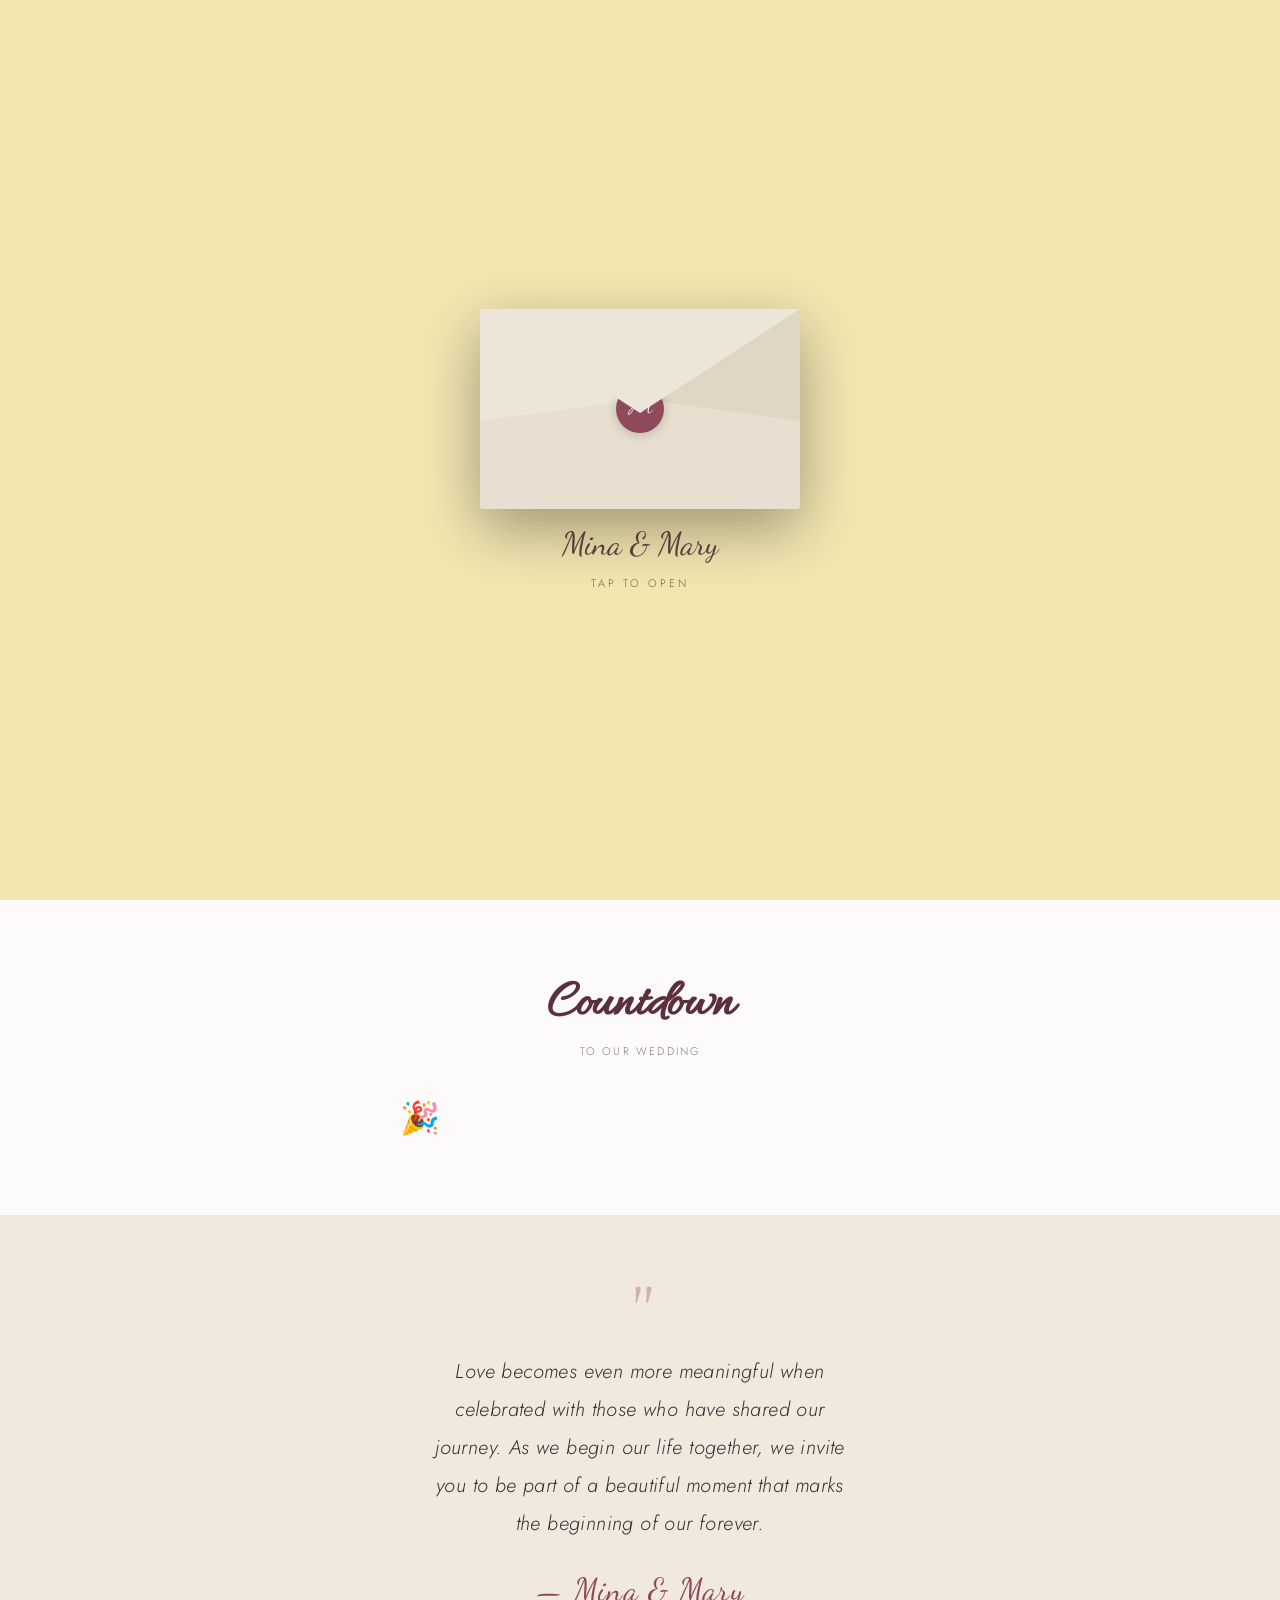
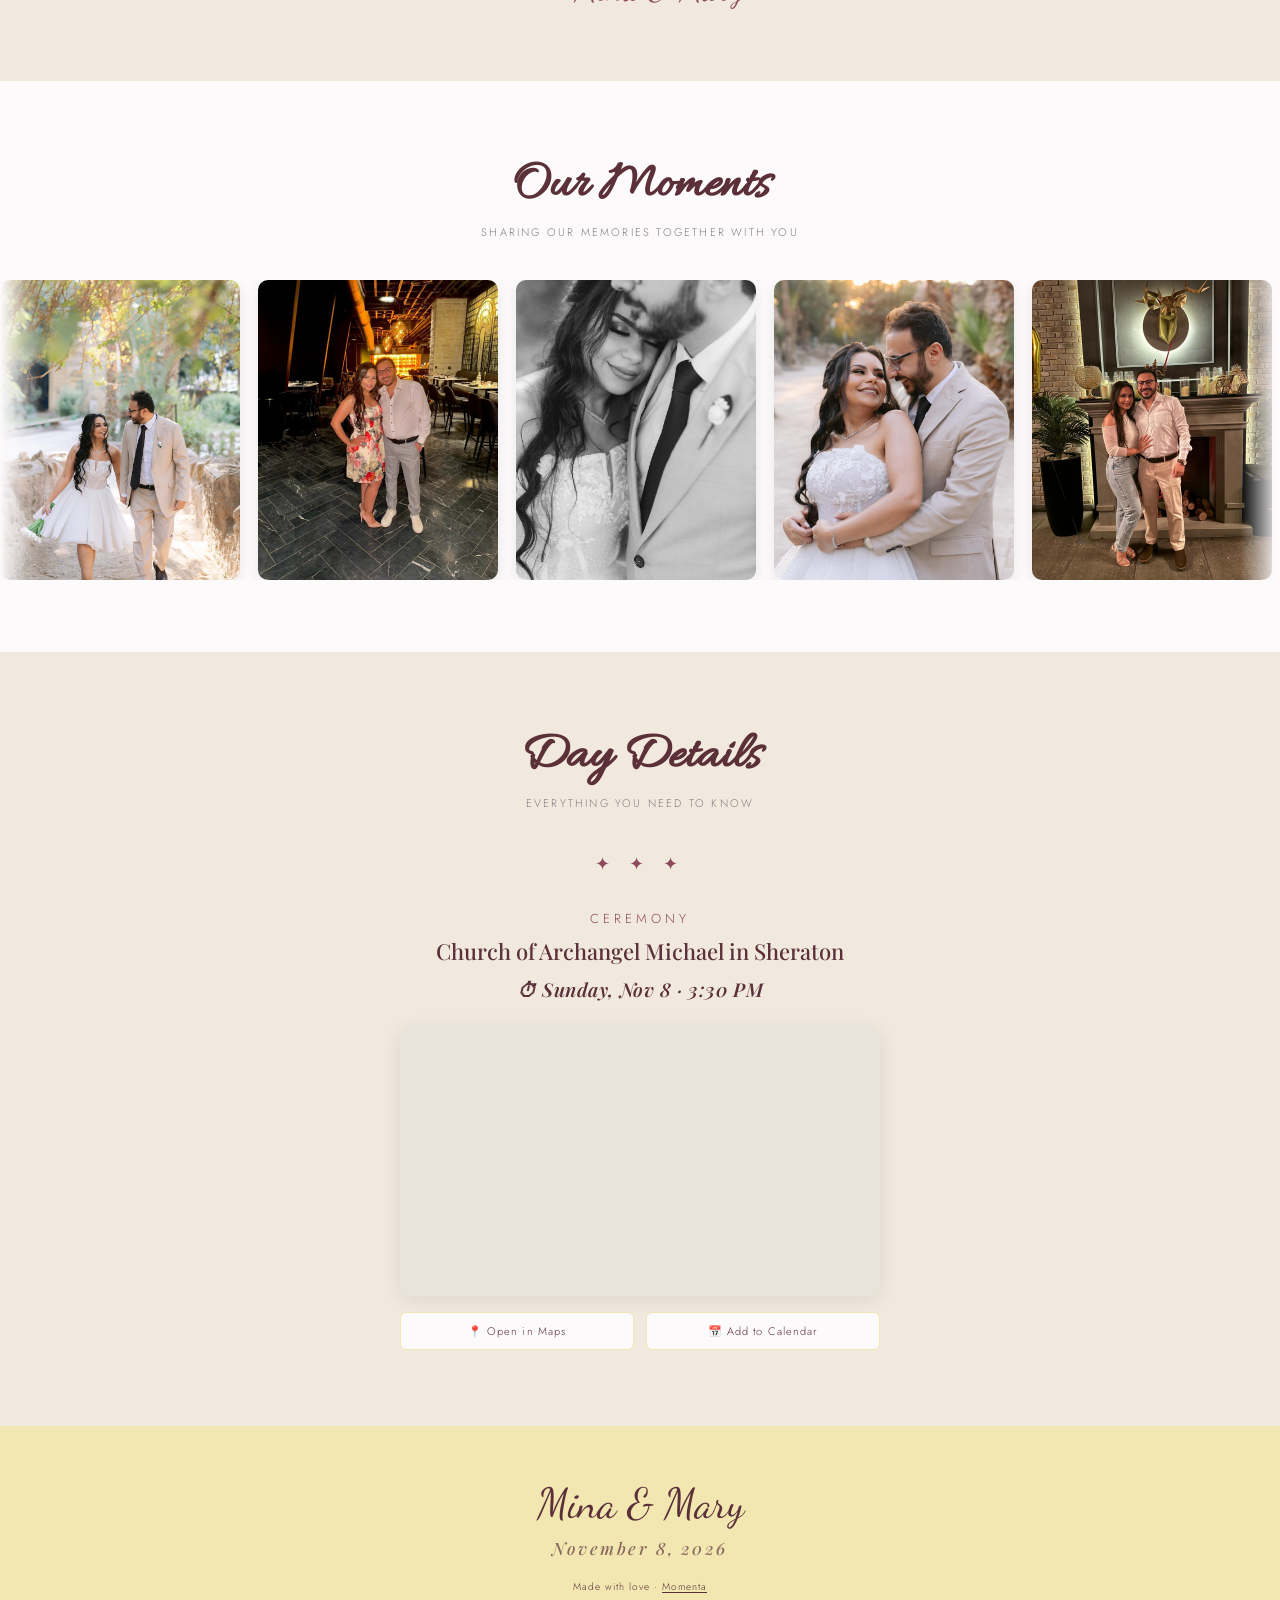
<file: index.html>
<!DOCTYPE html>
<html lang="en" dir="ltr">
<head>
  <meta charset="UTF-8" />
  <meta name="viewport" content="width=device-width, initial-scale=1.0" />
  <title>Mina & Mary — Wedding Invitation</title>

  <!-- ═══════════════════════════════════════════════
       GOOGLE FONTS (free, loaded from CDN)
       - Allura          → script headings (section titles)
       - Dancing Script   → couple's name (English only)
       - Playfair Display → elegant serif (dates, times)
       - Jost             → clean sans (labels, buttons)
       - Tajawal          → Arabic body font
  ════════════════════════════════════════════════ -->
  <link rel="preconnect" href="https://fonts.googleapis.com" />
  <link rel="preconnect" href="https://fonts.gstatic.com" crossorigin />
  <link
    href="https://fonts.googleapis.com/css2?family=Allura&family=Dancing+Script:wght@400;500;600;700&family=Playfair+Display:ital,wght@0,400;0,500;1,400;1,500&family=Jost:wght@300;400;500&family=Tajawal:wght@300;400;500&display=swap"
    rel="stylesheet"
  />

  <!-- Project stylesheet -->
  <link rel="stylesheet" href="style.css" />
</head>
<body>

  <!-- ══════════════════════════════════════════════
       1. ENVELOPE SCREEN
       Full-screen overlay on first load.
       Tap anywhere → flap animation → fades out → music starts.
  ═══════════════════════════════════════════════ -->
  <div id="envelope-screen">

    <div class="envelope-wrap" id="env-wrap">
      <div class="envelope-body">
        <div class="env-left"></div>
        <div class="env-right"></div>
        <div class="env-bottom"></div>
        <div class="env-flap"></div>
        <!-- Gold wax seal with groom's initial -->
        <div class="env-seal">M</div>
      </div>
    </div>

    <div class="env-names">Mina &amp; Mary</div>
    <!-- Pulsing tap-to-open hint — text swapped by JS on lang toggle -->
    <p class="env-tap" id="env-tap-text">Tap to open</p>

  </div>


  <!-- ══════════════════════════════════════════════
       2. LANGUAGE TOGGLE BUTTON
       Single button — shows the OTHER language as label.
       Fixed position, flips side in RTL mode.
  ═══════════════════════════════════════════════ -->
  <button id="lang-btn" onclick="toggleLang()">عربي</button>

  <!-- ══════════════════════════════════════════════
       2b. MUSIC MUTE TOGGLE
       🔧 Replace song.mp3 below with the real song file.
  ═══════════════════════════════════════════════ -->
  <button id="music-btn" onclick="toggleMusic()">🔇</button>
  <audio id="bg-music" src="song.mp3" loop preload="none"></audio>


  <!-- ══════════════════════════════════════════════
       3. HERO SECTION
       Full-viewport background with names + date + CTA.
       🔧 Replace hero-bg.svg (in style.css) with the real cover photo.
  ═══════════════════════════════════════════════ -->
  <section id="hero">
    <div class="hero-bg"></div>

    <div class="hero-content">
      <p class="hero-subtitle"
         data-en="WE'RE GETTING MARRIED"
         data-ar="نحتفل بزفافنا">WE'RE GETTING MARRIED</p>

      <h1 class="hero-name" data-en="Mina" data-ar="مينا">Mina</h1>
      <p class="hero-amp">&amp;</p>
      <h1 class="hero-name" data-en="Mary" data-ar="ماري">Mary</h1>

      <p class="hero-date"
         data-en="November 8, 2026"
         data-ar="٨ نوفمبر ٢٠٢٦">November 8, 2026</p>
      <p class="hero-time"
         data-en="Sunday · 3:30 PM"
         data-ar="الأحد · ٣:٣٠ مساءً">Sunday · 3:30 PM</p>
    </div>

    <!-- Animated scroll indicator -->
    <div class="scroll-hint">
      <span></span>
      <p>scroll</p>
    </div>
  </section>


  <!-- ══════════════════════════════════════════════
       4. COUNTDOWN SECTION
       Live JS countdown to the church ceremony.
  ═══════════════════════════════════════════════ -->
  <div id="countdown">
    <div class="countdown-inner">

      <h2 class="section-title reveal"
          data-en="Countdown"
          data-ar="العد التنازلي">Countdown</h2>
      <p class="section-sub reveal"
         data-en="To our wedding"
         data-ar="حتى زفافنا">To Our Wedding</p>

      <div class="countdown-row reveal">

        <div class="cd-item">
          <span class="cd-num" id="cd-days">--</span>
          <span class="cd-label" data-en="DAYS" data-ar="أيام">DAYS</span>
        </div>

        <div class="cd-item">
          <span class="cd-num" id="cd-hours">--</span>
          <span class="cd-label" data-en="HOURS" data-ar="ساعات">HOURS</span>
        </div>

        <div class="cd-item">
          <span class="cd-num" id="cd-mins">--</span>
          <span class="cd-label" data-en="MINS" data-ar="دقائق">MINS</span>
        </div>

        <div class="cd-item">
          <span class="cd-num" id="cd-secs">--</span>
          <span class="cd-label" data-en="SECS" data-ar="ثواني">SECS</span>
        </div>

      </div>
    </div>
  </div>


  <!-- ══════════════════════════════════════════════
       5. LOVE QUOTE SECTION
  ═══════════════════════════════════════════════ -->
  <section id="love-quote">
    <div class="love-quote-inner reveal">
      <div class="love-quote-mark">"</div>
      <p class="love-quote-text"
         data-en="Love becomes even more meaningful when celebrated with those who have shared our journey. As we begin our life together, we invite you to be part of a beautiful moment that marks the beginning of our forever."
         data-ar="الحب يصبح أكثر معنى وجمالًا حين نحتفل به مع من شاركونا رحلتنا. ومع بداية حياتنا معًا، ندعوكم لتكونوا جزءًا من لحظة جميلة تمثل بداية أبديتنا معًا.">
        Love becomes even more meaningful when celebrated with those who have shared our journey. As we begin our life together, we invite you to be part of a beautiful moment that marks the beginning of our forever.
      </p>
      <div class="love-quote-names">— Mina &amp; Mary</div>
    </div>
  </section>


  <!-- ══════════════════════════════════════════════
       6. GALLERY SECTION
       Infinite image carousel — fixed-size cards, pure CSS, no JS.
       🔧 Photos are numbered 1.jpeg, 2.jpeg, 3.jpeg... Add/remove
       an <img> tag to each of the TWO identical blocks below (keep
       them in sync) — the duplicate set is what makes the loop
       seamless. Drop the numbered files in this same folder.
  ═══════════════════════════════════════════════ -->
  <div id="gallery">
    <div class="gallery-inner">
      <h2 class="section-title reveal"
          data-en="Our Moments"
          data-ar="لحظاتنا">Our Moments</h2>
      <p class="section-sub reveal"
         data-en="Sharing our memories together with you"
         data-ar="نشارككم بعضًا من أجمل ذكرياتنا معكم">Sharing our memories together with you</p>
    </div>

    <div class="gallery-marquee reveal">
      <div class="gallery-track">
        <img src="1.jpeg" alt="Mina & Mary" width="240" height="300" />
        <img src="2.jpeg" alt="Mina & Mary" width="240" height="300" />
        <img src="3.jpeg" alt="Mina & Mary" width="240" height="300" />
        <img src="4.jpeg" alt="Mina & Mary" width="240" height="300" />
        <img src="5.jpeg" alt="Mina & Mary" width="240" height="300" />
        <img src="6.jpeg" alt="Mina & Mary" width="240" height="300" />
        <img src="7.jpeg" alt="Mina & Mary" width="240" height="300" />
        <img src="8.jpeg" alt="Mina & Mary" width="240" height="300" />
        <img src="9.jpeg" alt="Mina & Mary" width="240" height="300" />
        <img src="10.jpeg" alt="Mina & Mary" width="240" height="300" />
        <img src="11.jpeg" alt="Mina & Mary" width="240" height="300" />
        <img src="12.jpeg" alt="Mina & Mary" width="240" height="300" />
        <img src="13.jpeg" alt="Mina & Mary" width="240" height="300" />
        <img src="14.jpeg" alt="Mina & Mary" width="240" height="300" />
        <img src="15.jpeg" alt="Mina & Mary" width="240" height="300" />
        <img src="16.jpeg" alt="Mina & Mary" width="240" height="300" />
        <img src="17.jpeg" alt="Mina & Mary" width="240" height="300" />




        <!-- duplicate set — required for the seamless loop, keep identical to the set above -->
        <img src="1.jpeg" alt="" width="240" height="300" aria-hidden="true" />
        <img src="2.jpeg" alt="" width="240" height="300" aria-hidden="true" />
        <img src="3.jpeg" alt="" width="240" height="300" aria-hidden="true" />
        <img src="4.jpeg" alt="" width="240" height="300" aria-hidden="true" />
        <img src="5.jpeg" alt="" width="240" height="300" aria-hidden="true" />
        <img src="6.jpeg" alt="" width="240" height="300" aria-hidden="true" />
        <img src="7.jpeg" alt="" width="240" height="300" aria-hidden="true" />
        <img src="8.jpeg" alt="" width="240" height="300" aria-hidden="true" />
        <img src="9.jpeg" alt="" width="240" height="300" aria-hidden="true" />
        <img src="10.jpeg" alt="" width="240" height="300" aria-hidden="true" />
        <img src="11.jpeg" alt="" width="240" height="300" aria-hidden="true" />
        <img src="12.jpeg" alt="" width="240" height="300" aria-hidden="true" />
        <img src="13.jpeg" alt="" width="240" height="300" aria-hidden="true" />
        <img src="14.jpeg" alt="" width="240" height="300" aria-hidden="true" />
        <img src="15.jpeg" alt="" width="240" height="300" aria-hidden="true" />
        <img src="16.jpeg" alt="" width="240" height="300" aria-hidden="true" />
        <img src="17.jpeg" alt="" width="240" height="300" aria-hidden="true" />

      </div>
    </div>
  </div>


  <!-- ══════════════════════════════════════════════
       7. DAY DETAILS SECTION
       Church ceremony only, for now.
  ═══════════════════════════════════════════════ -->
  <div id="details">
    <div class="details-inner">

      <h2 class="section-title reveal"
          data-en="Day Details"
          data-ar="تفاصيل اليوم">Day Details</h2>
      <p class="section-sub reveal"
         data-en="Everything you need to know"
         data-ar="كل ما تحتاج معرفته">Everything you need to know</p>
      <div class="ornament reveal">✦ ✦ ✦</div>

      <!-- Stop 1: Church ceremony -->
      <div class="venue-block reveal">
        <p class="venue-tag"
           data-en="Ceremony"
           data-ar="مراسم الزفاف">Ceremony</p>
        <p class="venue-name"
           data-en="Church of Archangel Michael in Sheraton"
           data-ar="كنيسة رئيس الملائكة ميخائيل- بشيراتون">Church of Archangel Michael in Sheraton</p>
        <p class="venue-time"
           data-en="⏱ Sunday, Nov 8 · 3:30 PM"
           data-ar="⏱ الأحد ٨ نوفمبر · ٣:٣٠ مساءً">⏱ Sunday, Nov 8 · 3:30 PM</p>

        <!-- 🔧 TODO: replace with new church's Google Maps embed (David will add this) -->
        <div class="map-box">
<iframe src="https://www.google.com/maps/embed?pb=!1m18!1m12!1m3!1d3451.7939624164765!2d31.371437168326413!3d30.100086626154752!2m3!1f0!2f0!3f0!3m2!1i1024!2i768!4f13.1!3m3!1m2!1s0x14581614daeee153%3A0x96d0d051edc8d679!2sChurch%20of%20Archangel%20Michael%20in%20Sheraton!5e0!3m2!1sen!2seg!4v1788334329904!5m2!1sen!2seg" width="600" height="450" style="border:0;" allowfullscreen="" loading="lazy" referrerpolicy="strict-origin-when-cross-origin"></iframe></div>

        <div class="details-btns">
          <!-- 🔧 TODO: replace with new church's Google Maps link -->
          <a href="https://www.google.com/maps/place/Church+of+Archangel+Michael+in+Sheraton/@30.1000866,31.3714372,17z/data=!4m6!3m5!1s0x14581614daeee153:0x96d0d051edc8d679!8m2!3d30.1002166!4d31.3735588!16s%2Fg%2F1hdzx7r9h?entry=ttu&g_ep=EgoyMDI2MDgzMS4wIKXMDSoASAFQAw%3D%3D"
             target="_blank" class="btn-outline"
             data-en="📍 Open in Maps"
             data-ar="📍 افتح في الخرائط">📍 Open in Maps</a>

          <a href="#" id="add-cal-btn-church" class="btn-outline"
             data-en="📅 Add to Calendar"
             data-ar="📅 أضف للتقويم">📅 Add to Calendar</a>
        </div>
      </div>

    </div>
  </div>


  <!-- ══════════════════════════════════════════════
       9. FOOTER
  ═══════════════════════════════════════════════ -->
  <footer>
    <div class="footer-names">Mina  &amp;  Mary</div>
    <p class="footer-date"
       data-en="November 8, 2026"
       data-ar="٨ نوفمبر ٢٠٢٦">November 8, 2026</p>
    <p class="footer-made">
      <span data-en="Made with love · " data-ar="صُنع بكل محبة · ">Made with love · </span><a href="https://www.instagram.com/momenta.digital/" target="_blank" rel="noopener noreferrer" class="footer-momenta-link">Momenta</a>
    </p>
  </footer>

  <!-- script-ui.js: envelope + music + lang + countdown + reveal
       (no RSVP form on this church-only page — RSVPs come from Venue.html) -->
  <script src="script-ui.js"></script>

</body>
</html>
</file>
<file: style.css>
/* ================================================================
   style.css — Wedding Digital Invitation
   Project : David & Sandy
   Stack   : HTML + CSS + Vanilla JS (no frameworks)
================================================================ */


/* ────────────────────────────────────────────────────────────────
   1. CSS CUSTOM PROPERTIES (Design Tokens)
   Central place to change the whole color palette.
──────────────────────────────────────────────────────────────── */

:root {
  --beige:          #F1E9DE;   /* page background */
  --warm-white:     #FCFAFB;   /* card / section backgrounds */
  --gold:           #8e495a;  /* accents, ornaments (muted lilac) */
  --gold-dark:      #8e495a;  /* hover states, required marks */
  --champagne:      #F2E6B1;   /* pale gold — envelope screen, footer, primary button backgrounds */
  --champagne-dark: #D9C36A;   /* deeper gold — hover state for champagne backgrounds */
  --ink:            #5B3039;   /* dark text — headings, venue name/time, countdown, + text on champagne backgrounds */
  --brown:          #7A6B74;   /* unused — available for extras */
  --text:           #362F35;   /* main body text */
  --text-light:     #857B82;   /* subtitles, labels, descriptions */
  --border:         var(--champagne);/* all borders and dividers */
}


/* ────────────────────────────────────────────────────────────────
   2. RESET & BASE
──────────────────────────────────────────────────────────────── */
*,
*::before,
*::after {
  box-sizing: border-box;
  margin: 0;
  padding: 0;
}

html {
  scroll-behavior: smooth; /* smooth anchor scrolling */
}

body {
  background: var(--beige);
  color: var(--text);
  font-family: 'Jost', sans-serif;
  font-weight: 300;
  overflow-x: hidden;
  -webkit-font-smoothing: antialiased;
}

/* Arabic mode — switch body font to Tajawal */
body[dir="rtl"] {
  font-family: 'Tajawal', sans-serif;
}


/* ────────────────────────────────────────────────────────────────
   3. ENVELOPE SCREEN
   Full-screen champagne overlay shown on load.
   .hidden class added by JS after tap → fades out.
──────────────────────────────────────────────────────────────── */
#envelope-screen {
  position: fixed;
  inset: 0;
  z-index: 9999;
  background: var(--champagne);
  display: flex;
  flex-direction: column;
  align-items: center;
  justify-content: center;
  cursor: pointer;
  transition: opacity 0.8s ease, transform 0.8s ease;
}

#envelope-screen.hidden {
  opacity: 0;
  pointer-events: none;
  transform: scale(1.05); /* subtle zoom-out as it disappears */
}

/* Envelope floats up and down continuously */
.envelope-wrap {
  position: relative;
  width: min(320px, 85vw);
  animation: float 3s ease-in-out infinite;
}

@keyframes float {
  0%, 100% { transform: translateY(0); }
  50%       { transform: translateY(-12px); }
}

/* The envelope card itself */
.envelope-body {
  width: 100%;
  aspect-ratio: 1.6 / 1;
  background: var(--beige);
  border-radius: 4px;
  position: relative;
  box-shadow: 0 20px 60px rgba(0, 0, 0, 0.35);
  overflow: hidden;
}

/* Top flap — rotates open on tap */
.env-flap {
  position: absolute;
  top: 0; left: 0; right: 0;
  height: 52%;
  background: #EDE5D8;
  clip-path: polygon(0 0, 100% 0, 50% 100%);
  transform-origin: top center;
  transition: transform 0.7s cubic-bezier(0.4, 0, 0.2, 1);
  z-index: 3;
}

/* Flap opens when .open class is added by JS */
.envelope-wrap.open .env-flap {
  transform: rotateX(-160deg);
}

/* Bottom V-shape */
.env-bottom {
  position: absolute;
  bottom: 0; left: 0; right: 0;
  height: 55%;
  background: #E8DFD0;
  clip-path: polygon(0 100%, 100% 100%, 100% 20%, 50% 0, 0 20%);
}

/* Left and right side triangles */
.env-left {
  position: absolute;
  top: 0; left: 0;
  width: 52%; height: 100%;
  background: #EDE5D8;
  clip-path: polygon(0 0, 100% 50%, 0 100%);
}

.env-right {
  position: absolute;
  top: 0; right: 0;
  width: 52%; height: 100%;
  background: #E0D6C6;
  clip-path: polygon(100% 0, 0 50%, 100% 100%);
}

/* Gold circular wax seal */
.env-seal {
  position: absolute;
  top: 50%; left: 50%;
  transform: translate(-50%, -50%);
  width: 48px; height: 48px;
  background: var(--gold);
  border-radius: 50%;
  display: flex;
  align-items: center;
  justify-content: center;
  font-family: 'Allura', cursive;
  color: #fff;
  font-size: 22px;
  box-shadow: 0 2px 12px rgba(0, 0, 0, 0.2);
  z-index: 2;
}

/* Names text above tap hint */
.env-names {
  margin-top: 16px;
  font-family: 'Dancing Script', cursive;
  font-size: 32px;
  color: rgba(91, 48, 57, 0.9);
  text-align: center;
}

/* Pulsing "Tap to open" hint */
.env-tap {
  margin-top: 12px;
  color: rgba(91, 48, 57, 0.75);
  font-size: 11px;
  letter-spacing: 0.28em;
  text-transform: uppercase;
  animation: pulse 2s ease-in-out infinite;
}

@keyframes pulse {
  0%, 100% { opacity: 0.4; }
  50%       { opacity: 1; }
}


/* ────────────────────────────────────────────────────────────────
   4. LANGUAGE TOGGLE BUTTON
   Single pill button — fixed position top corner.
   Shows the OTHER language as its label (EN shows "عربي").
   RTL: flips from right to left.
──────────────────────────────────────────────────────────────── */
#lang-btn {
  position: fixed;
  top: 14px;
  right: 16px;
  z-index: 1000;
  background: rgba(255, 255, 255, 0.88);
  backdrop-filter: blur(8px);
  -webkit-backdrop-filter: blur(8px);
  border: 1px solid var(--border);
  border-radius: 20px;
  padding: 6px 16px;
  font-size: 12px;
  font-family: 'Jost', sans-serif;
  letter-spacing: 0.08em;
  font-weight: 500;
  cursor: pointer;
  color: var(--ink);
  transition: background 0.2s, box-shadow 0.2s;
}

#lang-btn:hover {
  background: #fff;
  box-shadow: 0 2px 12px rgba(0, 0, 0, 0.08);
}

/* Move button to left side in RTL mode */
body[dir="rtl"] #lang-btn {
  right: auto;
  left: 16px;
}


/* ────────────────────────────────────────────────────────────────
   4b. MUSIC TOGGLE BUTTON
   Mirrors #lang-btn on the opposite side.
──────────────────────────────────────────────────────────────── */
#music-btn {
  position: fixed;
  top: 14px;
  left: 16px;
  z-index: 1000;
  width: 34px;
  height: 34px;
  display: flex;
  align-items: center;
  justify-content: center;
  background: rgba(255, 255, 255, 0.88);
  backdrop-filter: blur(8px);
  -webkit-backdrop-filter: blur(8px);
  border: 1px solid var(--border);
  border-radius: 50%;
  font-size: 14px;
  cursor: pointer;
  color: var(--ink);
  transition: background 0.2s, box-shadow 0.2s;
}

#music-btn:hover {
  background: #fff;
  box-shadow: 0 2px 12px rgba(0, 0, 0, 0.08);
}

/* Move button to right side in RTL mode */
body[dir="rtl"] #music-btn {
  left: auto;
  right: 16px;
}


/* ────────────────────────────────────────────────────────────────
   5. HERO SECTION
──────────────────────────────────────────────────────────────── */
#hero {
  position: relative;
  min-height: 100svh;
  display: flex;
  flex-direction: column;
  align-items: center;
  justify-content: flex-end; /* pushes the text block toward the bottom, clear of faces */
  text-align: center;
  padding: 40px 24px 50px;
  overflow: hidden;
}

/* Background image with dark gradient overlay */
.hero-bg {
  position: absolute;
  inset: 0;
  background-image:
    linear-gradient(
      to bottom,
      rgba(60, 48, 36, 0.55) 0%,
      rgba(60, 48, 36, 0.30) 50%,
      rgba(60, 48, 36, 0.65) 100%
    ),
    url('hero-bg.jpeg');
  background-repeat: no-repeat, no-repeat;
  /* 🔧 Second value (per layer) controls the photo:
     background-position: ... , center Y%  → 0% shows the TOP of the photo, 100% shows the BOTTOM
     background-size:     ... , auto Z%    → raise Z to zoom in more */
  background-position: center, 65% 90%;
  background-size: cover, auto 115%;
}

/* Content sits above the background */
.hero-content {
  position: relative;
  z-index: 1;
}

.hero-subtitle {
  font-size: 10px;
  letter-spacing: 0.35em;
  text-transform: uppercase;
  color: rgba(255, 255, 255, 0.8);
  margin-bottom: 30px;
}

/* Couple names — Dancing Script for English, falls back to Allura in Arabic (see RTL override below) */
.hero-name {
  font-family: 'Dancing Script', cursive;
  font-size: clamp(64px, 18vw, 96px);
  color: #fff;
  line-height: 1;
  text-shadow: 0 2px 20px rgba(0, 0, 0, 0.3);
}

/* "&" between the names */
.hero-amp {
  font-family: 'Playfair Display', serif;
  font-style: italic;
  font-size: clamp(20px, 5vw, 28px);
  color: var(--beige);
  margin: 8px 0;
  letter-spacing: 0.1em;
}

.hero-date {
  font-family: 'Playfair Display', serif;
  font-style: italic;
  font-size: 20px;
  font-weight: 500;
  color: #fff;
  margin-top: 20px;
  letter-spacing: 0.1em;
}

.hero-time {
  font-family: 'Playfair Display', serif;
  font-style: italic;
  font-size: 18px;
  font-weight: 500;
  color: rgba(255, 255, 255, 0.95);
  margin-top: 6px;
  letter-spacing: 0.08em;
}

body[dir="rtl"] .hero-time {
  font-family: 'Tajawal', sans-serif;
  font-style: normal;
}

/* Ghost pill CTA button */
.hero-cta {
  margin-top: 36px;
  display: inline-block;
  padding: 10px 28px;
  border: 1px solid rgba(255, 255, 255, 0.6);
  color: rgba(255, 255, 255, 0.9);
  font-size: 10px;
  letter-spacing: 0.3em;
  text-transform: uppercase;
  border-radius: 30px;
  text-decoration: none;
  transition: background 0.3s;
}

.hero-cta:hover {
  background: rgba(255, 255, 255, 0.15);
}

/* Animated scroll indicator at bottom of hero */
.scroll-hint {
  position: absolute;
  bottom: 28px;
  left: 50%;
  transform: translateX(-50%);
  display: flex;
  flex-direction: column;
  align-items: center;
  gap: 6px;
  opacity: 0.6;
}

.scroll-hint span {
  width: 1px;
  height: 40px;
  background: rgba(255, 255, 255, 0.6);
  animation: scrollLine 1.8s ease-in-out infinite;
}

@keyframes scrollLine {
  0%   { transform: scaleY(0); transform-origin: top; }
  50%  { transform: scaleY(1); transform-origin: top; }
  51%  { transform: scaleY(1); transform-origin: bottom; }
  100% { transform: scaleY(0); transform-origin: bottom; }
}

.scroll-hint p {
  font-size: 9px;
  letter-spacing: 0.2em;
  color: #fff;
  text-transform: uppercase;
}


/* ────────────────────────────────────────────────────────────────
   6. SHARED SECTION STYLES
──────────────────────────────────────────────────────────────── */
section {
  padding: 72px 24px;
  max-width: 480px;
  margin: 0 auto;
}

/* Script-font section title */
.section-title {
  font-family: 'Allura', cursive;
  font-size: clamp(36px, 9vw, 52px);
  color: var(--ink);
  text-align: center;
}

/* Small uppercase subtitle under section title */
.section-sub {
  text-align: center;
  font-size: 11px;
  letter-spacing: 0.2em;
  text-transform: uppercase;
  color: var(--text-light);
  margin-top: 6px;
  margin-bottom: 40px;
}

/* Decorative ✦ ✦ ✦ divider */
.ornament {
  text-align: center;
  color: var(--gold);
  font-size: 18px;
  letter-spacing: 0.4em;
  margin: 8px 0 32px;
}


/* ────────────────────────────────────────────────────────────────
   7. COUNTDOWN SECTION
──────────────────────────────────────────────────────────────── */
#countdown {
  background: var(--warm-white);
  max-width: 100%;
  padding: 72px 24px;
}

.countdown-inner {
  max-width: 480px;
  margin: 0 auto;
}

.countdown-row {
  display: flex;
  justify-content: space-between;
  align-items: flex-end;
  gap: 8px;
  margin-top: 0;
}

.cd-item {
  flex: 1;
  display: flex;
  flex-direction: column;
  align-items: center;
  gap: 4px;
}

.cd-num {
  font-family: 'Playfair Display', serif;
  font-size: clamp(40px, 11vw, 60px);
  font-weight: 300;
  color: var(--ink);
  line-height: 1;
}

.cd-label {
  font-size: 9px;
  letter-spacing: 0.2em;
  text-transform: uppercase;
  color: var(--text-light);
}


/* ────────────────────────────────────────────────────────────────
   8. LOVE QUOTE SECTION
──────────────────────────────────────────────────────────────── */
#love-quote {
  background: var(--beige);
  padding: 72px 24px;
  text-align: center;
}

.love-quote-inner {
  max-width: 560px;
  margin: 0 auto;
  position: relative;
}

.love-quote-mark {
  font-family: 'Allura', cursive;
  font-size: 96px;
  line-height: 0.6;
  color: var(--gold);
  opacity: 0.35;
  margin-bottom: 8px;
  display: block;
}

.love-quote-text {
  font-size: 20px;
  font-style: italic;
  font-weight: 300;
  color: var(--text);
  line-height: 1.9;
  letter-spacing: 0.02em;
}

.love-quote-names {
  margin-top: 28px;
  font-family: 'Dancing Script', cursive;
  font-size: 32px;
  color: var(--gold-dark);
  letter-spacing: 0.04em;
}

body[dir="rtl"] .love-quote-text {
  font-family: 'Tajawal', sans-serif;
  font-style: normal;
  font-size: 17px;
  line-height: 2.1;
}


/* ────────────────────────────────────────────────────────────────
   9. GALLERY SECTION
   Full-bleed infinite image carousel — fixed-size cards, pure CSS.
──────────────────────────────────────────────────────────────── */
#gallery {
  background: var(--warm-white);
  max-width: 100%;
  padding: 72px 0;
  overflow: hidden;
}

.gallery-inner {
  max-width: 480px;
  margin: 0 auto;
  padding: 0 24px;
}

/* Full-width viewport, fades photos in/out at the edges */
.gallery-marquee {
  margin-top: 36px;
  width: 100%;
  overflow: hidden;
  -webkit-mask-image: linear-gradient(to right, transparent 0, #000 40px, #000 calc(100% - 40px), transparent 100%);
  mask-image: linear-gradient(to right, transparent 0, #000 40px, #000 calc(100% - 40px), transparent 100%);
}

/* Holds two identical sets of photos back-to-back.
   --gap is a custom property so the keyframe's offset below can react
   to it (incl. the mobile override) without redefining the keyframe. */
.gallery-track {
  --gap: 18px;
  display: flex;
  align-items: center;
  gap: var(--gap);
  width: max-content;
  animation: gallery-scroll 30s linear infinite;
}

.gallery-track img {
  width: 240px;
  height: 300px;
  flex-shrink: 0;
  object-fit: cover;
  border-radius: 10px;
  box-shadow: 0 4px 16px rgba(0, 0, 0, 0.08);
  display: block;
}

/* -50% would land half a gap short of a true seamless loop point
   (the boundary between the two sets includes one extra gap) —
   subtracting half the gap corrects it exactly. */
@keyframes gallery-scroll {
  from { transform: translateX(0); }
  to   { transform: translateX(calc(-50% - (var(--gap) / 2))); }
}

/* Respect reduced-motion preference */
@media (prefers-reduced-motion: reduce) {
  .gallery-track { animation: none; }
}

/* Arabic only — forces the strip's internal layout/animation direction
   to ltr so the loop keeps scrolling instead of stopping after one pass.
   Scoped strictly to body[dir="rtl"] so English can never be touched by this. */
body[dir="rtl"] .gallery-marquee,
body[dir="rtl"] .gallery-track {
  direction: ltr;
}

@media (max-width: 480px) {
  .gallery-track img { width: 160px; height: 200px; }
  .gallery-track { --gap: 12px; animation-duration: 22s; }
}


/* ────────────────────────────────────────────────────────────────
   10. DAY DETAILS SECTION
──────────────────────────────────────────────────────────────── */
#details {
  background: var(--beige);
  max-width: 100%;
  padding: 72px 24px 44px;
}

.details-inner {
  max-width: 480px;
  margin: 0 auto;
}

/* Wraps each individual venue (church / next destination) */
.venue-block {
  margin-bottom: 44px;
  padding-bottom: 44px;
  border-bottom: 1px solid var(--ink);
}

.venue-block:last-of-type {
  margin-bottom: 32px;
  padding-bottom: 0;
  border-bottom: none;
}

.venue-tag {
  text-align: center;
  font-size: 13px;
  letter-spacing: 0.3em;
  text-transform: uppercase;
  color: var(--gold-dark);
  margin-bottom: 8px;
}

.venue-name {
  font-family: 'Playfair Display', serif;
  font-size: 22px;
  font-weight: 500;
  text-align: center;
  color: var(--ink);
}

.venue-time {
  text-align: center;
  font-family: 'Playfair Display', serif;
  font-style: italic;
  font-size: 19px;
  font-weight: 600;
  color: var(--ink);
  margin-top: 10px;
  letter-spacing: 0.03em;
}

/* Kids note (Venue.html only) — moon icon + one gentle line */
.kids-note {
  text-align: center;
  margin-bottom: 32px;
}

.kids-note-icon {
  font-size: 34px;
  line-height: 1;
  margin-bottom: 12px;
}

/* Same look as .love-quote-text (Jost italic, light) */
.kids-note-text {
  font-family: 'Jost', sans-serif;
  font-size: 20px;
  font-style: italic;
  font-weight: 300;
  color: var(--ink);
  line-height: 1.9;
  letter-spacing: 0.02em;
}

body[dir="rtl"] .kids-note-text {
  font-family: 'Tajawal', sans-serif;
  font-style: normal;
}

body[dir="rtl"] .venue-time {
  font-family: 'Tajawal', sans-serif;
  font-style: normal;
  font-weight: 400;
}

/* Map embed box */
.map-box {
  margin-top: 24px;
  border-radius: 12px;
  overflow: hidden;
  box-shadow: 0 4px 20px rgba(0, 0, 0, 0.08);
  aspect-ratio: 16 / 9;
  background: #e8e4dc;
  position: relative;
}

.map-box iframe {
  width: 100%;
  height: 100%;
  border: 0;
}

/* Row of outline action buttons */
.details-btns {
  display: flex;
  gap: 12px;
  margin-top: 16px;
}

.btn-outline {
  flex: 1;
  padding: 10px 8px;
  border: 1px solid var(--border);
  border-radius: 6px;
  background: var(--warm-white);
  font-size: 11px;
  letter-spacing: 0.1em;
  color: var(--ink);
  cursor: pointer;
  text-align: center;
  text-decoration: none;
  font-family: 'Jost', sans-serif;
}

/* Notes (plus-one / minimum charge) */
.note-box {
  margin-top: 28px;
  border: 1px solid var(--border);
  border-radius: 12px;
  padding: 18px 16px;
  display: flex;
  align-items: center;
  gap: 12px;
  background: var(--warm-white);
}

.note-icon {
  font-size: 22px;
  flex-shrink: 0;
}

.note-text {
  font-size: 12px;
  color: var(--text-light);
  line-height: 1.6;
}

body[dir="rtl"] .note-text {
  text-align: right;
}

/* Prominent charge notice */
.charge-note {
  border-color: var(--gold);
  background: #fdf8f0;
}

.charge-note .note-text {
  color: var(--ink);
  font-weight: 500;
  font-size: 13px;
}


/* ────────────────────────────────────────────────────────────────
   11. RSVP FORM SECTION
──────────────────────────────────────────────────────────────── */
#rsvp-section {
  padding: 44px 24px 72px;
  max-width: 480px;
  margin: 0 auto;
}

/* Card container */
.rsvp-card {
  background: var(--warm-white);
  border: 1px solid var(--border);
  border-radius: 16px;
  padding: 40px 28px;
}

/* Form field wrapper */
.field-group {
  margin-bottom: 20px;
}

/* Field label */
.field-label {
  display: block;
  font-size: 12px;
  letter-spacing: 0.14em;
  text-transform: uppercase;
  color: var(--text-light);
  margin-bottom: 8px;
}

.field-label .req {
  color: var(--gold-dark); /* red-ish asterisk for required */
}

/* Text input and textarea */
.field-input,
.field-textarea {
  width: 100%;
  padding: 12px 14px;
  border: 1px solid var(--border);
  border-radius: 6px;
  background: var(--beige);
  font-family: 'Jost', sans-serif;
  font-size: 15px;
  color: var(--text);
  outline: none;
  transition: border-color 0.2s;
  -webkit-appearance: none;
}

.field-input:focus,
.field-textarea:focus {
  border-color: var(--gold);
}

.field-textarea {
  min-height: 96px;
  resize: vertical;
}

/* Arabic inputs */
body[dir="rtl"] .field-input,
body[dir="rtl"] .field-textarea {
  font-family: 'Tajawal', sans-serif;
  direction: rtl;
  text-align: right;
}

/* Yes / No toggle buttons */
.attend-group {
  display: flex;
  gap: 10px;
}

.attend-btn {
  flex: 1;
  padding: 12px 8px;
  border: 1px solid var(--border);
  border-radius: 6px;
  background: transparent;
  font-size: 14px;
  cursor: pointer;
  color: var(--text);
  font-family: 'Jost', sans-serif;
  transition: background 0.2s, border-color 0.2s, color 0.2s;
}

body[dir="rtl"] .attend-btn {
  font-family: 'Tajawal', sans-serif;
}

/* Selected states */
.attend-btn.sel-yes {
  background: #eaf2e6;
  border-color: #7a9e6e;
  color: #3a5e2e;
}

.attend-btn.sel-no {
  background: #f5e8e8;
  border-color: #c07070;
  color: #7a3030;
}

.attend-btn:not(.sel-yes):not(.sel-no):hover {
  background: var(--beige);
}

/* Signature drawing canvas */
.sig-canvas {
  width: 100%;
  height: 110px;
  border: 1px solid var(--border);
  border-radius: 6px;
  background: var(--beige);
  cursor: crosshair;
  touch-action: none; /* prevents page scroll while drawing */
  display: block;
}

/* "Clear signature" link-style button */
.sig-clear {
  font-size: 10px;
  letter-spacing: 0.12em;
  color: var(--text-light);
  background: none;
  border: none;
  cursor: pointer;
  margin-top: 5px;
  text-transform: uppercase;
  text-decoration: underline;
  font-family: 'Jost', sans-serif;
}

/* Primary solid submit button */
.btn-primary {
  width: 100%;
  padding: 15px;
  background: var(--champagne);
  color: var(--ink);
  border: none;
  border-radius: 4px;
  font-size: 13px;
  letter-spacing: 0.22em;
  text-transform: uppercase;
  cursor: pointer;
  font-family: 'Jost', sans-serif;
  margin-top: 8px;
  transition: background 0.2s;
  display: block;
  text-align: center;
  text-decoration: none;
}

.btn-primary:hover {
  background: var(--champagne-dark);
}

body[dir="rtl"] .btn-primary {
  font-family: 'Tajawal', sans-serif;
}

/* Success message — hidden by default, shown by JS after submit */
#rsvp-success {
  display: none;
  text-align: center;
  padding: 20px 0;
}

#rsvp-success .success-icon {
  font-size: 48px;
  margin-bottom: 16px;
}

#rsvp-success h3 {
  font-family: 'Allura', cursive;
  font-size: 38px;
  color: var(--ink);
  margin-bottom: 10px;
}

#rsvp-success p {
  font-size: 13px;
  color: var(--text-light);
  line-height: 1.7;
}


/* ────────────────────────────────────────────────────────────────
   12. FOOTER
──────────────────────────────────────────────────────────────── */
footer {
  background: var(--champagne);
  color: rgba(91, 48, 57, 0.7);
  text-align: center;
  padding: 52px 24px;
}

.footer-names {
  font-family: 'Dancing Script', cursive;
  font-size: 42px;
  color: var(--ink);
}

.footer-date {
  font-family: 'Playfair Display', serif;
  font-style: italic;
  font-size: 17px;
  font-weight: 500;
  letter-spacing: 0.15em;
  margin-top: 8px;
}

.footer-made {
  font-size: 10px;
  margin-top: 20px;
  color: var(--ink);
  letter-spacing: 0.1em;
}

.footer-momenta-link {
  color: inherit;
  text-decoration: underline;
  text-underline-offset: 2px;
  transition: opacity 0.2s;
}
.footer-momenta-link:hover { opacity: 0.7; }


/* ────────────────────────────────────────────────────────────────
   13. SCROLL REVEAL ANIMATION
──────────────────────────────────────────────────────────────── */
.reveal {
  opacity: 0;
  transform: translateY(24px);
  transition: opacity 0.7s ease, transform 0.7s ease;
}

.reveal.visible {
  opacity: 1;
  transform: none;
}
</file>
